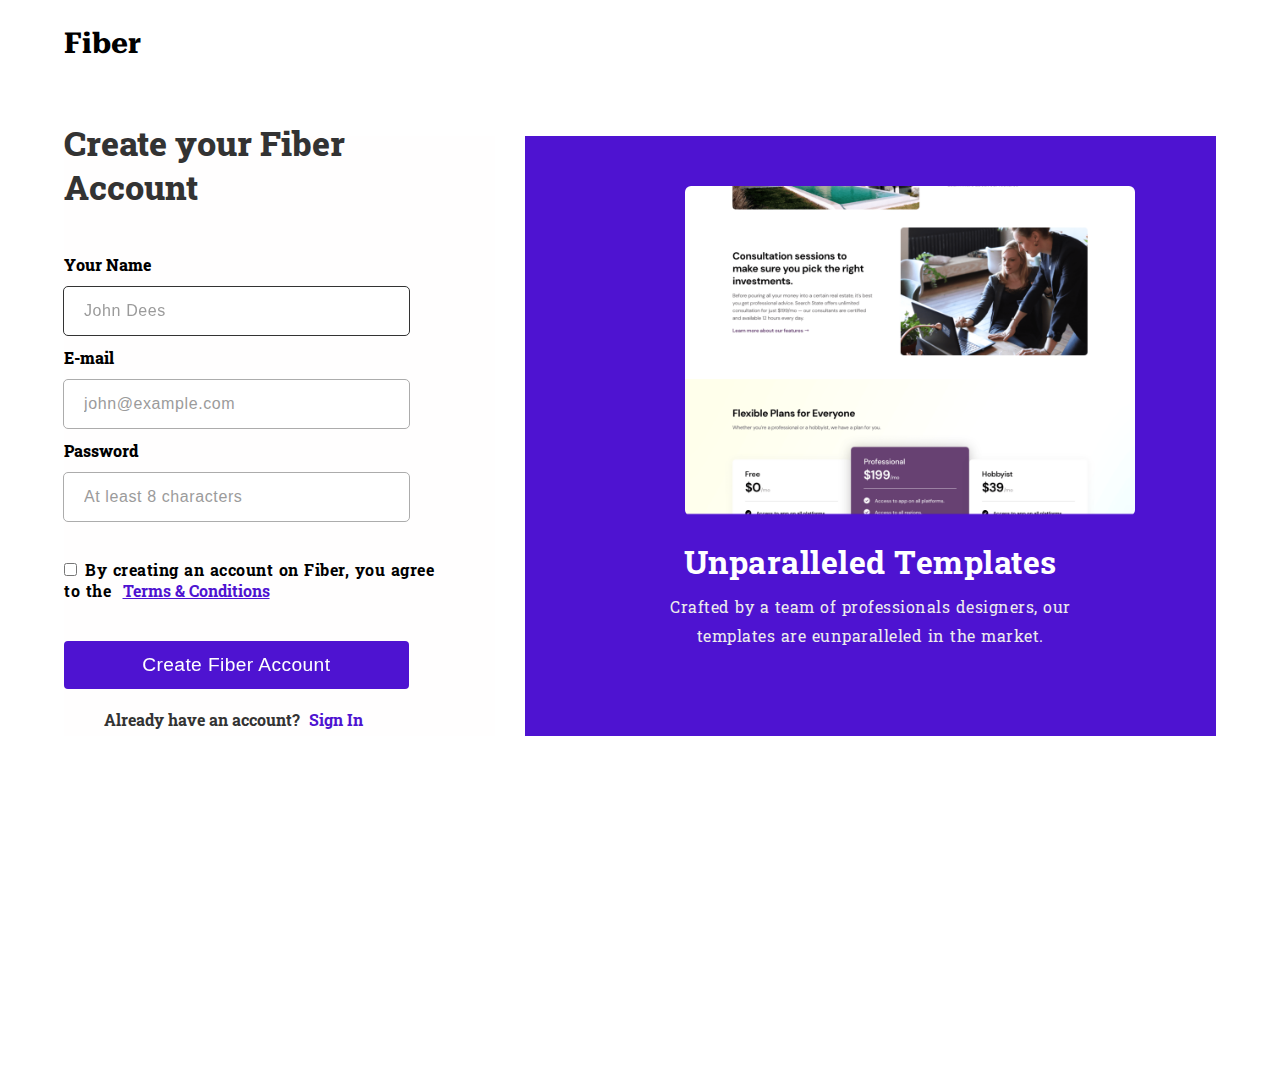
<file: login.html>
<!DOCTYPE html>
<html lang="en">
<head>
    <meta charset="UTF-8">
    <meta http-equiv="X-UA-Compatible" content="IE=edge">
    <meta name="viewport" content="width=device-width, initial-scale=1.0">
    <title>Fiber Landing Page</title>
    <link rel="stylesheet" href="Final/login.css">
    <link rel="stylesheet" href="HoverLibaray/hover.css">
    <link rel="stylesheet" href="https://unicons.iconscout.com/release/v4.0.0/css/line.css">

</head>
<body> 
    <div class="fiber-title">
        <a href="index.html">Fiber</a>
    </div>
     <section>
         <div class="login-section">
              <h3>Create your Fiber Account</h3>
              <form action="D:\Vs code\HTML,CSS UI UX Projects\Dev Challenges\Fiber Landing Page\Fiber Starter Files\login.html"
               method="get">
                  <label for="Name">Your Name</label>
                  <input required autofocus type="text" placeholder="John Dees">

                  <label for="Name">E-mail</label>
                  <input required autofocus  type="email" placeholder="john@example.com">

                  <label for="Name">Password</label>
                  <input required autofocus  type="password" placeholder="At least 8 characters">
              </form>

              <input class = "checkbox" required type="checkbox">
              <span>By creating an account on Fiber, you agree <br> to the </span>
              <a class = "terms" target="_blank" href="index.html">Terms & Conditions</a>

     
              <div class="login-link">
                  <button class = "hvr-rectangle-out" type = "submit" autocomplete="submit" >Create Fiber Account</button>
              </div>

              <div class = "account">
                <p>Already have an account?</p>
                <a href="#">Sign In</a> 
              </div>
         </div>
         <div class="template-section">
             <a href="#"><img src="Assets/Sign Up Image.png" alt="signup"></a>
             
             <div>
                <h3 class="text-center text-light">Unparalleled Templates</h3>
                <p>Crafted by a team of professionals designers, our <br> templates are 
                  eunparalleled in the market.
               </p>
             </div>
         </div>
     </section>

</body>
</html>
</file>
<file: Final/login.css>
@import url('https://fonts.googleapis.com/css2?family=Roboto+Serif:wght@100&display=swap');

@import url('https://fonts.googleapis.com/css2?family=Roboto+Serif:wght@100&family=Roboto+Slab:wght@200&display=swap');

:root{
    ---primary-color:#4E13D1;
}
html{
    scroll-behavior: smooth;
}
*{
    box-sizing: border-box;
    margin: 0;
    padding: 0;
    list-style-type: none;
    text-decoration: none;
}
body{
    height: 120vh;
    font-family: 'Roboto Serif', sans-serif;
    padding:2% 0;
    /* font-family: 'Roboto Slab', serif; */
}
a,img,input,button {
    display:block;
}
.fiber-title a {
    display:block;
    font-size:1.8rem;
    color:#000;
    font-weight: 700;
    padding:0 5%;
}
section {
    display:flex;
    justify-content:center;
    align-content: center;
    align-items:center;
    column-gap:30px;
    flex-wrap:wrap;
    flex-direction: row;
    flex-basis:450px;
    flex-grow:2;
    padding:2% 5%;
    margin:4% 0;
}
section .login-section h3{
    
     font-size:2.1rem;
     color:#333;
     padding:0 20px;
     font-weight: 800;
     margin:10px 0;
     font-family: 'Roboto Slab', serif;
     position: relative;
     bottom: 25px;
     right: 20px;
}
.login-section{
    background-color:rgb(255, 254, 254);
    flex-grow: 2;
    flex-basis:350px;
    height:600px;
}
.login-section form {
    position: relative;
    top:10px;
}
.login-section form  label {
    font-size:1rem !important;
    color:#000;
    font-weight: 800;
    margin:10px 0;
    font-family: 'Roboto Slab', serif;
}
.login-section form input {
    width:80%;
    padding:15px 55px;
    user-select: none;
    border-radius:4px;
    outline:1px solid rgb(172, 172, 172);
    border:none;
    margin:12px 0;
    position: relative;
    top:0;
    transition:transform .3s ease-in-out;
}
.login-section form input::placeholder {
    font-size:1rem;
    color:rgb(155, 155, 155);
    font-family: 600;
    letter-spacing:.6px;
    width:100%;
    position: absolute;
    left:20px;
}
.login-section form input:hover {
    transform: translateY(-1px);
    outline:1px solid rgb(128, 128, 128);
}
.login-section form input[type="text"]
{
    font-size:1rem;
}
.login-section form input[type="email"]
{
    font-size:1rem;
}
.login-section form input[type="password"]
{
    font-size:1rem;
}
.login-section form input:focus{
    display:block;
    outline:1px solid #333;
    border:none;
}
.login-section .checkbox {
    margin-top:40px;
    display:inline-block;
}
.login-section span {
    font-family: 'Roboto Slab', serif;
    font-weight: 700;
    font-size:1rem;
    color:#000;
    word-spacing: 1px;
    letter-spacing: .5px;
    word-break: wrap;
    padding:0 4px;
}
.login-section .terms {
    color:#4E13D1;
    text-decoration: underline;
    font-size:1rem;
    font-family: 'Roboto Slab', serif;
    display:inline-block;
    font-weight: 700;
    padding:0 2px;
    transition: color 1s 0 ease-in;
}
.login-section .terms:hover {
    color:#5209f0;
}
.login-section .terms:active{
    color:#6d32eb;
}
.login-section .login-link {
    position: relative;
    top:20px;
    padding:10px 0;
}
.login-section .login-link button {
    width:80%;
    padding:13px 55px;
    user-select: none;
    border-radius:4px;
    border:none;
    margin:10px 0;
    background-color:#4E13D1;
    font-size:1.2rem;
    color:#fff;
    letter-spacing: .4px;
    cursor: pointer;
}
.login-section .account {
    padding:20px 0;
    margin:0 40px;
}
.login-section .account p {
    display: inline;
    font-size:1rem;
    font-weight: 700;
    font-family: 'Roboto Slab', serif;
    color:#333;
}
.login-section .account a {
    display:inline-block;
    font-size:1rem;
    font-weight: 700;
    font-family: 'Roboto Slab', serif;
    color:#4E13D1;
    padding:0 5px;
    cursor: pointer;
}
.login-section .account a:hover{
    color:#6526ec;
}
.login-section .account a:active{
    color:#5710f0;
}
.template-section{
    background-color:#4E13D1;
    flex-basis:60%;
    height:600px;
}
.template-section a img {
    display:inline-block;
    width:450px;
    height:auto;
    transform:translate(160px,50px);
    border-radius: 6px;
    transition: opacity .3s ease-in-out;
}
.template-section a img:hover {
    opacity: .8;
}
.template-section div {
    position: relative;
    top:10%;
    text-align: center;
    user-select: none;
}
.template-section h3 {
    font-size:2rem;
    color:#fff;
    font-family: 800;
    padding:10px 0;
    letter-spacing:.5px;
    font-family: 'Roboto Slab', serif;
}
.template-section p {
    line-height: 1.8;
    letter-spacing:.5px;
    word-spacing:1px;
    word-break: break;
    color:rgb(236, 236, 236);
    font-family: 'Roboto Slab', serif;
    font-size:1rem;
    
}
</file>
